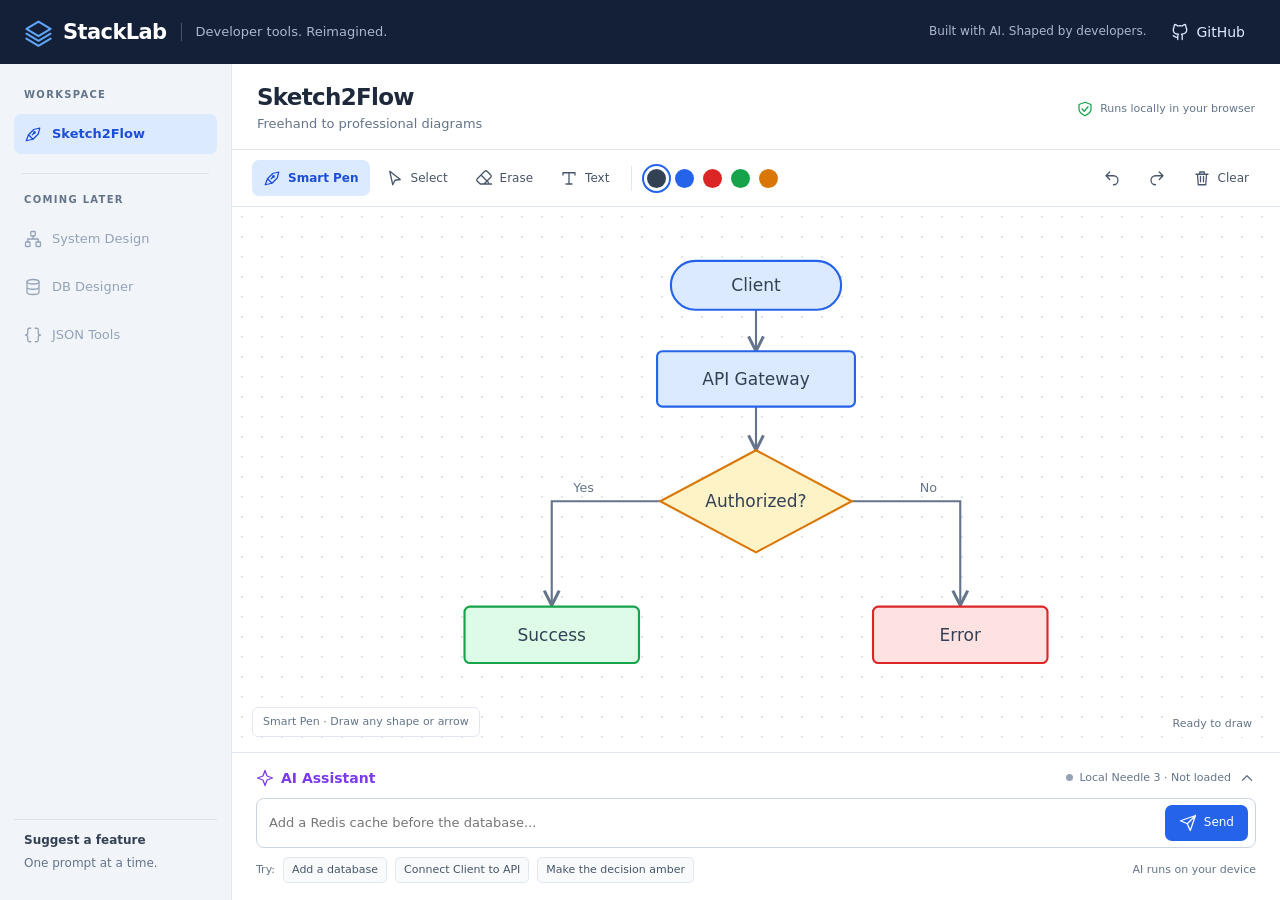
<file: public/assets/aistudio/design-reference_d0d5fa00.html>
<!doctype html><html lang="en"><head><meta charset="utf-8"><meta name="viewport" content="width=device-width,initial-scale=1"><title>StackLab — UI design reference</title><style>
:root{--navy:#142038;--side:#f1f5f9;--border:#e2e8f0;--text:#334155;--muted:#64748b;--blue:#2563eb;--tint:#dbeafe;--ai:#7c3aed;--green:#16a34a;--red:#dc2626;--amber:#d97706}*{box-sizing:border-box}body{margin:0;font:14px/1.45 system-ui,-apple-system,BlinkMacSystemFont,"Segoe UI",sans-serif;color:var(--text);background:white}button,input{font:inherit}button{display:inline-flex;align-items:center;justify-content:center;gap:7px;border:1px solid transparent;background:none;color:inherit;padding:8px 10px;border-radius:7px;white-space:nowrap}button:focus-visible,input:focus-visible{outline:2px solid var(--blue);outline-offset:2px}button[disabled]{opacity:.45}svg.icon{width:18px;height:18px;fill:none;stroke:currentColor;stroke-width:1.7;stroke-linecap:round;stroke-linejoin:round;flex:none}.top{height:64px;background:var(--navy);color:white;display:flex;align-items:center;padding:0 24px;gap:14px}.brand{display:flex;align-items:center;gap:10px;font-size:21px;font-weight:700;letter-spacing:-.6px}.brand svg{width:29px;height:29px;color:#60a5fa}.tag{font-size:13px;color:#a9b8cd;border-left:1px solid #475569;padding-left:14px}.spacer{flex:1}.top .version{font-size:12px;color:#a9b8cd}.top .github{color:#dbeafe}.layout{display:grid;grid-template-columns:232px minmax(0,1fr);height:calc(100dvh - 64px);min-height:660px}.sidebar{background:var(--side);border-right:1px solid var(--border);padding:24px 14px 16px;display:flex;flex-direction:column;gap:7px}.section{font-size:10px;font-weight:700;letter-spacing:1.3px;color:var(--muted);padding:0 10px;margin:0 0 4px}.nav{display:flex;align-items:center;gap:10px;padding:11px 10px;border-radius:7px;font-size:13px}.nav.active{background:var(--tint);color:#1d4ed8;font-weight:650}.nav.future{color:#94a3b8}.nav .later{margin-left:auto;font-size:9px;color:#64748b}.side-divider{height:1px;background:#dbe3ed;margin:12px 8px}.sidebar .community{margin-top:auto;color:var(--muted);font-size:12px;padding:12px 10px;border-top:1px solid #dbe3ed}.sidebar .community strong{display:block;font-size:12px;color:var(--text);margin-bottom:5px}.main{min-width:0;display:flex;flex-direction:column;overflow:hidden}.heading{display:flex;align-items:center;justify-content:space-between;padding:20px 25px 16px;gap:12px}.heading h1{margin:0 0 3px;font-size:23px;letter-spacing:-.7px;line-height:1.2;color:#1e293b}.heading p{margin:0;color:var(--muted);font-size:13px}.local{display:flex;align-items:center;gap:6px;font-size:11px;color:var(--muted);white-space:nowrap}.local svg{color:var(--green)}.toolbar{display:flex;align-items:center;gap:5px;padding:9px 20px;border-block:1px solid var(--border);flex-wrap:wrap;min-height:58px}.tool{font-size:12px;color:#475569}.tool.active{background:var(--tint);color:#1d4ed8;font-weight:650}.rule{height:25px;width:1px;background:var(--border);margin:0 6px}.palette{display:flex;align-items:center;gap:9px;padding:4px}.swatch{width:19px;height:19px;border-radius:50%;padding:0;background:var(--c);border:0}.swatch.selected{outline:2px solid var(--blue);outline-offset:3px}.canvas{position:relative;flex:1;min-height:320px;overflow:hidden;background:radial-gradient(circle,#dce4ed 0.85px,transparent 1px) 0 0/20px 20px white;display:flex;align-items:center;justify-content:center}.canvas .diagram{width:min(760px,90%);height:96%;max-height:500px}.canvas-hint{position:absolute;bottom:15px;left:20px;color:#64748b;background:#ffffffeb;border:1px solid var(--border);border-radius:6px;padding:6px 10px;font-size:11px}.canvas-status{position:absolute;right:20px;bottom:15px;font-size:11px;color:#64748b;background:white;padding:5px 8px;border-radius:5px}.ai-panel{border-top:1px solid var(--border);padding:15px 24px 17px;background:#fff}.ai-heading{display:flex;align-items:center;gap:7px;color:var(--ai);font-size:14px;font-weight:650;margin-bottom:10px}.model{display:flex;align-items:center;gap:6px;font-size:11px;font-weight:400;color:var(--muted)}.model .dot{width:7px;height:7px;border-radius:50%;background:#94a3b8}.ai-input{display:flex;align-items:center;gap:8px;border:1px solid #cbd5e1;border-radius:8px;padding:6px 7px 6px 12px}.ai-input input{flex:1;min-width:0;border:0;padding:5px 0;color:var(--text);background:transparent;font-size:13px}.ai-input input:focus{outline:none}.send{background:var(--blue);color:white;font-size:12px;padding:8px 13px}.examples{display:flex;gap:8px;align-items:center;margin-top:9px;flex-wrap:wrap;font-size:11px;color:var(--muted)}.example{border:1px solid var(--border);background:#f8fafc;border-radius:5px;padding:4px 8px;color:#475569}.mobile-menu{display:none}.empty{display:none;text-align:center;max-width:320px;padding:20px}.empty h2{font-size:19px;color:#334155;margin:12px 0 5px}.empty p{font-size:13px;color:#64748b;margin:0}.empty svg{width:180px;height:90px}.empty-mode .empty{display:block}.empty-mode .diagram,.empty-mode .canvas-hint{display:none}.mobile-only{display:none}@media(max-width:760px){.top{height:58px;padding:0 14px;gap:10px}.brand{font-size:19px}.tag,.top .version,.top .github span{display:none}.mobile-menu{display:inline-flex;padding:5px;color:white}.layout{grid-template-columns:1fr;height:calc(100dvh - 58px);min-height:640px}.sidebar{display:none}.heading{padding:15px 14px 12px}.heading h1{font-size:21px}.heading p{font-size:12px}.local{font-size:0}.toolbar{padding:8px 10px;gap:3px}.tool{padding:9px 8px}.tool span{display:none}.tool.active span{display:inline}.rule{margin:0 3px}.toolbar .spacer{display:none}.palette{gap:7px}.swatch{width:16px;height:16px}.canvas{min-height:300px}.canvas .diagram{width:96%;height:90%}.canvas-hint{left:9px;bottom:9px;font-size:10px}.canvas-status{right:8px;bottom:9px;font-size:10px}.ai-panel{padding:12px 14px}.ai-heading{font-size:13px}.examples{display:none}.model{font-size:10px}.send span{display:none}.mobile-only{display:inline}.top .brand svg{width:25px;height:25px}}@media(max-width:420px){.toolbar .rule{display:none}.toolbar .tool{padding:8px 5px}.toolbar .tool .icon{width:17px;height:17px}.tool.active span{display:none}.heading p{font-size:11px}.palette{gap:6px;padding:3px}.toolbar{gap:2px}.toolbar .spacer{display:block;flex:1}}
</style></head><body>
<svg xmlns="http://www.w3.org/2000/svg" style="position:absolute;width:0;height:0;overflow:hidden"><defs>
<symbol id="layers" viewBox="0 0 24 24"><path d="m12 3 10 6-10 6L2 9zM2 13l10 6 10-6M2 17l10 6 10-6"/></symbol><symbol id="pen" viewBox="0 0 24 24"><path d="m12 19 7-7 2-8-8 2-7 7 6 6ZM6 13l-3 8 9-2M14 10l-3 3"/><circle cx="14" cy="10" r="1"/></symbol><symbol id="select" viewBox="0 0 24 24"><path d="m5 3 14 11-7 1-3 6Z"/></symbol><symbol id="erase" viewBox="0 0 24 24"><path d="m7 20-4-4a2 2 0 0 1 0-3L13 3a2 2 0 0 1 3 0l5 5a2 2 0 0 1 0 3l-9 9H7ZM8 8l10 10M12 20h10"/></symbol><symbol id="text" viewBox="0 0 24 24"><path d="M4 5h16M12 5v15M8 20h8M4 5v3M20 5v3"/></symbol><symbol id="undo" viewBox="0 0 24 24"><path d="M9 14 4 9l5-5M4 9h10a6 6 0 1 1 0 12"/></symbol><symbol id="redo" viewBox="0 0 24 24"><path d="m15 14 5-5-5-5m5 5H10a6 6 0 1 0 0 12"/></symbol><symbol id="trash" viewBox="0 0 24 24"><path d="M4 7h16M9 7V4h6v3M6 7l1 14h10l1-14M10 10v7M14 10v7"/></symbol><symbol id="network" viewBox="0 0 24 24"><rect x="9" y="2" width="6" height="6" rx="1"/><rect x="2" y="16" width="6" height="6" rx="1"/><rect x="16" y="16" width="6" height="6" rx="1"/><path d="M12 8v4H5v4m7-4h7v4"/></symbol><symbol id="db" viewBox="0 0 24 24"><ellipse cx="12" cy="5" rx="8" ry="3"/><path d="M4 5v14c0 4 16 4 16 0V5M4 12c0 4 16 4 16 0"/></symbol><symbol id="braces" viewBox="0 0 24 24"><path d="M9 3H7a2 2 0 0 0-2 2v4a3 3 0 0 1-3 3 3 3 0 0 1 3 3v4a2 2 0 0 0 2 2h2m6-18h2a2 2 0 0 1 2 2v4a3 3 0 0 0 3 3 3 3 0 0 0-3 3v4a2 2 0 0 1-2 2h-2"/></symbol><symbol id="sparkle" viewBox="0 0 24 24"><path d="m12 2 2.7 7.3L22 12l-7.3 2.7L12 22l-2.7-7.3L2 12l7.3-2.7Z"/></symbol><symbol id="send" viewBox="0 0 24 24"><path d="m22 2-7 20-4-9-9-4 20-7ZM22 2 11 13"/></symbol><symbol id="shield" viewBox="0 0 24 24"><path d="m12 3 8 3v6c0 5-8 9-8 9s-8-4-8-9V6zM8 12l3 3 5-6"/></symbol><symbol id="menu" viewBox="0 0 24 24"><path d="M4 6h16M4 12h16M4 18h16"/></symbol><symbol id="github" viewBox="0 0 24 24"><path d="M9 19c-4 1-4-2-6-2m12 5v-4a4 4 0 0 0-1-3c4-.4 7-2 7-6a5 5 0 0 0-1-3c0-1 0-3-1-4-2 0-3 1-4 2a14 14 0 0 0-6 0C8 3 7 2 5 2 4 3 4 5 4 6a5 5 0 0 0-1 3c0 4 3 6 7 6a4 4 0 0 0-1 3v4"/></symbol><symbol id="chevron" viewBox="0 0 24 24"><path d="m6 15 6-6 6 6"/></symbol>
</defs></svg>
<header class="top"><button class="mobile-menu" aria-label="Menu"><svg class="icon"><use href="#menu"/></svg></button><div class="brand"><svg class="icon"><use href="#layers"/></svg>StackLab</div><span class="tag">Developer tools. Reimagined.</span><span class="spacer"></span><span class="version">Built with AI. Shaped by developers.</span><button class="github" aria-label="GitHub"><svg class="icon"><use href="#github"/></svg><span>GitHub</span></button></header>
<div class="layout"><aside class="sidebar"><div class="section">WORKSPACE</div><div class="nav active"><svg class="icon"><use href="#pen"/></svg>Sketch2Flow</div><div class="side-divider"></div><div class="section">COMING LATER</div><div class="nav future"><svg class="icon"><use href="#network"/></svg>System Design</div><div class="nav future"><svg class="icon"><use href="#db"/></svg>DB Designer</div><div class="nav future"><svg class="icon"><use href="#braces"/></svg>JSON Tools</div><div class="community"><strong>Suggest a feature</strong>One prompt at a time.</div></aside>
<main class="main"><div class="heading"><div><h1>Sketch2Flow</h1><p>Freehand to professional diagrams</p></div><div class="local"><svg class="icon"><use href="#shield"/></svg>Runs locally in your browser</div></div>
<div class="toolbar"><button class="tool active" title="Smart Pen"><svg class="icon"><use href="#pen"/></svg><span>Smart Pen</span></button><button class="tool" title="Select"><svg class="icon"><use href="#select"/></svg><span>Select</span></button><button class="tool" title="Eraser"><svg class="icon"><use href="#erase"/></svg><span>Erase</span></button><button class="tool" title="Text"><svg class="icon"><use href="#text"/></svg><span>Text</span></button><i class="rule"></i><div class="palette" aria-label="Color palette"><button class="swatch selected" style="--c:#334155" title="Slate"></button><button class="swatch" style="--c:#2563eb" title="Blue"></button><button class="swatch" style="--c:#dc2626" title="Red"></button><button class="swatch" style="--c:#16a34a" title="Green"></button><button class="swatch" style="--c:#d97706" title="Amber"></button></div><span class="spacer"></span><button class="tool" title="Undo"><svg class="icon"><use href="#undo"/></svg></button><button class="tool" title="Redo"><svg class="icon"><use href="#redo"/></svg></button><button class="tool" title="Clear"><svg class="icon"><use href="#trash"/></svg><span>Clear</span></button></div>
<div class="canvas"><svg class="diagram" viewBox="0 0 700 470" xmlns="http://www.w3.org/2000/svg"><defs><marker id="arr" markerWidth="9" markerHeight="9" refX="8" refY="4.5" orient="auto"><path d="M1 1 8 4.5 1 8" fill="none" stroke="#64748b" stroke-width="1.4"/></marker></defs><g stroke="#64748b" stroke-width="2" fill="none" marker-end="url(#arr)"><path d="M350 75V114"/><path d="M350 166V207"/><path d="M260 255H158V353"/><path d="M440 255H542V353"/></g><g stroke-width="2"><rect x="270" y="29" width="160" height="46" rx="23" stroke="#2563eb" fill="#dbeafe"/><rect x="257" y="114" width="186" height="52" rx="5" stroke="#2563eb" fill="#dbeafe"/><path d="M350 207 440 255 350 303 260 255Z" stroke="#d97706" fill="#fef3c7"/><rect x="76" y="354" width="164" height="53" rx="5" stroke="#16a34a" fill="#dcfce7"/><rect x="460" y="354" width="164" height="53" rx="5" stroke="#dc2626" fill="#fee2e2"/></g><g font-family="system-ui,sans-serif" text-anchor="middle" font-size="16" fill="#334155" font-weight="500"><text x="350" y="57">Client</text><text x="350" y="146">API Gateway</text><text x="350" y="260">Authorized?</text><text x="158" y="386">Success</text><text x="542" y="386">Error</text></g><g font-family="system-ui,sans-serif" font-size="12" fill="#64748b" text-anchor="middle"><text x="188" y="246">Yes</text><text x="512" y="246">No</text></g></svg>
<div class="empty"><svg viewBox="0 0 180 90" fill="none" stroke-linejoin="round" stroke-width="2"><path d="M12 22Q38 14 66 20L64 67Q38 63 10 70Z" stroke="#94a3b8"/><path d="M80 44h22m-6-6 6 6-6 6" stroke="#64748b"/><rect x="115" y="20" width="54" height="48" rx="4" stroke="#2563eb" fill="#dbeafe"/></svg><h2>Draw a shape or arrow anywhere.</h2><p>We'll straighten it for you. One pen is all you need.</p></div><span class="canvas-hint">Smart Pen · Draw any shape or arrow</span><span class="canvas-status">Ready to draw</span></div>
<section class="ai-panel"><div class="ai-heading"><svg class="icon"><use href="#sparkle"/></svg>AI Assistant<span class="spacer"></span><span class="model"><i class="dot"></i>Local Needle 3 · Not loaded</span><svg class="icon" style="color:#64748b"><use href="#chevron"/></svg></div><div class="ai-input"><input readonly placeholder="Add a Redis cache before the database..." aria-label="Example AI prompt"><button class="send"><svg class="icon"><use href="#send"/></svg><span>Send</span></button></div><div class="examples"><span>Try:</span><span class="example">Add a database</span><span class="example">Connect Client to API</span><span class="example">Make the decision amber</span><span class="spacer"></span><span>AI runs on your device</span></div></section></main></div><script>if(new URLSearchParams(location.search).get('state')==='empty')document.body.classList.add('empty-mode');</script></body></html>
</file>
